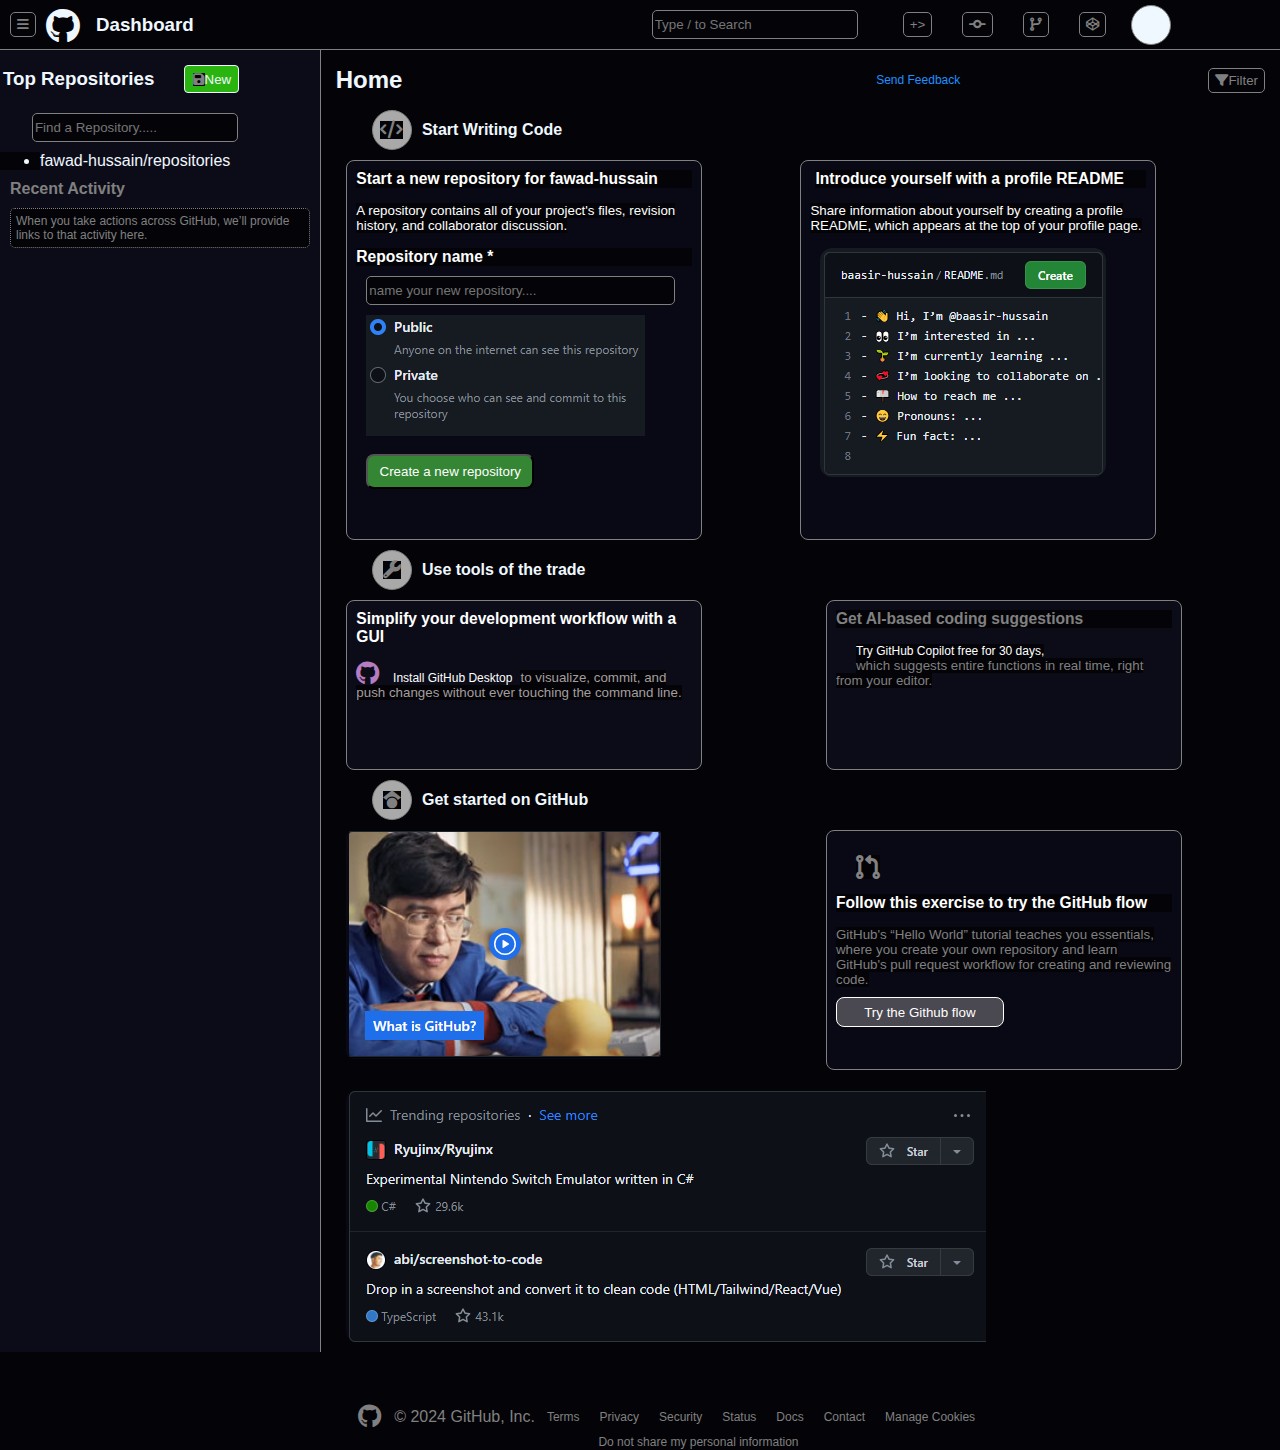
<file: index.html>
<!DOCTYPE html>
<html lang="en">
<head>
    <meta charset="UTF-8">
    <meta name="viewport" content="width=device-width, initial-scale=1.0">
    <title>Github</title>
    <link rel="stylesheet" href="style.css">
    <link rel="stylesheet" href="https://cdnjs.cloudflare.com/ajax/libs/font-awesome/6.5.1/css/all.min.css">
</head>
<body>
    <header>
        <button class="navbtn" style="margin: 10px;"><i class="fa-solid fa-bars"></i></button>
        <i style="height: 32px; width: 20px; font-size: 35px; color: aliceblue; margin-left: 0px; margin-right: 0px;" class="fa-brands fa-github"></i>
        <h3 style="margin: 10px 10px 10px 30px; color: aliceblue;">Dashboard</h3>
        <input type="text" placeholder="Type / to Search">
        <button class="navbtn nav2">+></button>
        <button class="navbtn nav2"><i class="fa-solid fa-code-commit"></i></button>
        <button class="navbtn nav2"><i class="fa-solid fa-code-branch"></i></button>
        <button class="navbtn nav2"><i class="fa-brands fa-codepen"></i></button>
        <button style="margin-left: 10px; background-color: aliceblue;" class="headbtn" style="height: 33px;"></button>
    </header>
    <div class="container">
    <aside>
            <div class="top">
                <h3 style="color: aliceblue; background-color: rgb(12, 12, 24) ;margin: 18px 0 8px 3px;">Top Repositories</h3>
                <button style="height: 28px; width: 55px; margin: 15px 10px 10px 30px; background-color: rgb(42, 180, 15); color: aliceblue; border: 1px solid; border-radius: 4px;"><i class="fa-solid fa-floppy-disk"></i>New</button>
            </div>
            <input class="sidein" type="text" placeholder="Find a Repository.....">
                <ul>
                    <li>fawad-hussain/repositories</li>
                </ul>
            <h4 style="margin: 10px; background-color: rgb(12, 12, 24);">Recent Activity</h4>
            <div style="border: 1px dotted gray; font-size: 12px; margin: 10px; border-radius: 5px; padding: 5px;">When you take actions across GitHub, we’ll provide links to that activity here.</div>
    </aside> 
    <main>       
        
        <div class="home">
            <h2 style="color: aliceblue;">Home</h2>
            <a style="text-decoration: none; color: dodgerblue; margin-left: 18.25vw;" href="#">Send Feedback</a>
            <button class="navbtn"><i class="fa-solid fa-filter"></i>Filter</button>     
        </div>
       
       <div class="content">
        <div class="heading">
            <button class="headbtn"><i class="fa-solid fa-code"></i></button>
            <h4 style="margin-left: 10px; color: aliceblue;">Start Writing Code</h4>
        </div>
        <div class="box2">
        <div class="box">
            <h3  style="color: white;">Start a new repository for fawad-hussain</h3> <br>
             <p1 style="color: white;">A repository contains all of your project's files, revision history, and collaborator discussion.</p1> <br>
             <br><h3 style="color: white;">Repository name *</h3>
             <input type="text" placeholder="name your new repository...." style="margin-left: 10px; width: 90%;"><br>
            <img src="./sfdch.jpg.png" alt="" style="margin-left: 10px;"><br>
            <button style="margin-left: 10px;margin-top: 15px; background-color: rgb(52, 134, 52); color: white; height: 35px; width: 50%; border-radius: 8px;">Create a new repository</button>
        </div>
        <div class="box" style="margin-left:0px ;">
            <h3  style="margin-left: 5px; color: white;">Introduce yourself with a profile README</h3><br>
            <p1 style="margin-left: 10pxpx; color: white;">Share information about yourself by creating a profile README, which appears at the top of your profile page.</p1><br>
            <br><img src="knnn.jpg.png" alt="" style="border-radius: 12px; margin-left: 10px;" >
        </div>
        </div>
        <div class="heading">
       <button class="headbtn"><i class="fa-solid fa-wrench"></i></button>
        <h4 style="margin-left: 10px; color: aliceblue;">Use tools of the trade</h4>
        </div>
        <div class="box2">
        <div class="box" style="height: 150px; color: white; background-color: rgb(12, 12, 24);">
            <h3 style="color: white; background-color: rgb(12, 12, 24);" >Simplify your development workflow with a GUI</h3><br>
            <i class="fa-brands fa-github" style="color: #b57cc0; font-size: x-large; background-color: rgb(12, 12, 24);" ></i> <a href="#" style="margin-left: 10px; color: white; background-color: rgb(12, 12, 24);">Install GitHub Desktop</a><p1 style="color: rgb(163, 158, 158);">to visualize, commit, and push changes without ever touching the command line.</p1>
        </div>
        <div class="box"  style="height: 150px; color: white; background-color: rgb(12, 12, 24);">
            <h3>Get AI-based coding suggestions</h3><br>
            <a href="#" style="color: white;margin-left: 20px;">Try GitHub Copilot free for 30 days,</a><br>
            <p1 style="margin-left: 20px;">which suggests entire functions in real time, right</p1><p1 style="margin-left: 20px;"> from your editor.</p1>
            </div>
        </div>
    </div>
        <div class="heading">
            <button class="headbtn"><i class="fa-brands fa-google-scholar"></i></button>
            <h4 style="margin-left: 10px; color: aliceblue;">Get started on GitHub</h4>
            </div>
            <div class="box2">
        <div class="box" style="height: 229px; width: 63%; padding: 0%; border: rgb(12, 12, 24) ;"><img src="hsch.jpg.png" alt="" style="margin-left:3px; ;"></div>
        <div class="box" style="height: 220px; color: white;"><i class="fa-solid fa-code-pull-request" style="color: #828282; font-size: x-large; margin-top: 15px; margin-left: 20px;"></i><br>
       <br> <h3 style=" color: white;">Follow this exercise to try the GitHub flow</h3>
       <br><p1>GitHub's “Hello World” tutorial teaches you essentials, where you create your own repository and learn GitHub's pull request workflow for creating and reviewing code.</p1>
       <br><button style="margin-top: 10px; background-color:rgb(74, 72, 80); color: white; height: 30px; width: 50%; border-radius: 8px; border: 1px solid white;">Try the Github flow</button>
        </div>
    </div>
    <div class="box" style="height: 252px; width: 63.5%;  padding: 0%; border-radius: 10px; border: 1px  rgb(12, 12, 24);"><img src="vdjh.jpg.png" alt="" style="margin-left: .5%;"></div>
       </div>     
    </main> 
    </div> 
    <footer>
        <div class="foot" style="margin-top:50px;">
        <h2> <i class="fa-brands fa-github"></i></h2>
        <p style="margin-left: 1vw;">© 2024 GitHub, Inc.</p>
        <a href="#">Terms</a>
        <a href="#">Privacy</a>
        <a href="#">Security</a>
        <a href="#">Status</a>
        <a href="#">Docs</a>
        <a href="#">Contact</a>
        <a href="#">Manage Cookies</a>
        </div> 
        <a style="margin-left: 25%;" href="#">Do not share my personal information</a>

    </footer>  
   
</body>
</html>
</file>
<file: style.css>
*{
    background-color: rgb(4, 4, 8);
    color: grey;
    margin: 0;
    font-family: 'Trebuchet MS', 'Lucida Sans Unicode', 'Lucida Grande', 'Lucida Sans', Arial, sans-serif;
}
header{
    display: flex;
    justify-content:unset;
    align-items: center;
    margin: 0;padding: 0;
    border-bottom: 1px solid gray;
}
input{
    border: 1px solid grey;
    border-radius: 5px;
    height: 25px;
    width: 200px;
    margin: 10px 30px 10px 35%;
}
.navbtn {
    border: 1px solid grey;
    border-radius: 5px;
    height: 25px;
    /* margin: 0 20px 0 20px; */
    /* margin-right: 2.5vw; */
}
.nav2{
    margin: 10px 15px 10px 15px;
   
}
.container{
    display: flex;
    margin: 0;padding: 0;
    border-radius: 5px;
    
}
aside{
    width: 25%;
    height: auto;
    background-color: rgb(12, 12, 24);
    border-right: 1px solid gray;
    margin: 0;padding: 0;
    
}
.top{
    display: flex;
    background-color: rgb(12, 12, 24);
}
.sidein{
    height: 25px;
    border: 1px solid grey;
    margin-left: 10%;

}
ul li{
    color: aliceblue;
    background-color: rgb(12, 12, 24);
}
main{
    width: 75%;
    height: auto;
    /* display: flex; */
    /* justify-content: space-around; */
    color: aliceblue;

}
.home{
    display: flex;
    justify-content: space-between;
    align-items: center;
    margin: 15px;
    color: aliceblue;
}
.box{
    border-radius: 8px;
    height:360px;
    width:70%;
    margin: 10px 3vw 10px 2vw;
    font-size: smaller;
    /* text-align: center; */
    background-color: rgb(9, 9, 22);
    border: 1px solid gray;
    padding: 9px;
    color: white;
}
.box2{
    width: auto;
    /* display: grid; */
    grid-template-columns: 1fr 1fr;
    position: relative; 
}
@media only screen and (min-width:1050px) {
    .box2{
        width: auto;
        display: grid;
        grid-template-columns: 1fr 1fr;
        position: relative;
      }
}
.heading{
    display: flex;
    align-items: center;
}
.headbtn{
    background-color: darkgray;
     border: 1px solid; 
     border-radius: 20px; 
     height: 40px; 
     width: 40px; 
     font-size: large; 
     margin-left: 4vw;
}
footer{
   
    width: 75%;
    margin-left: 28%;

}
a{
    /* display: flex; */
    flex-wrap: wrap;
    font-size: 12px;
    text-decoration: none;
    margin: 8px 8px 8px 12px;

}
.foot{
    display: flex;
    justify-content: flex-start;
    align-items: center;

}
</file>
